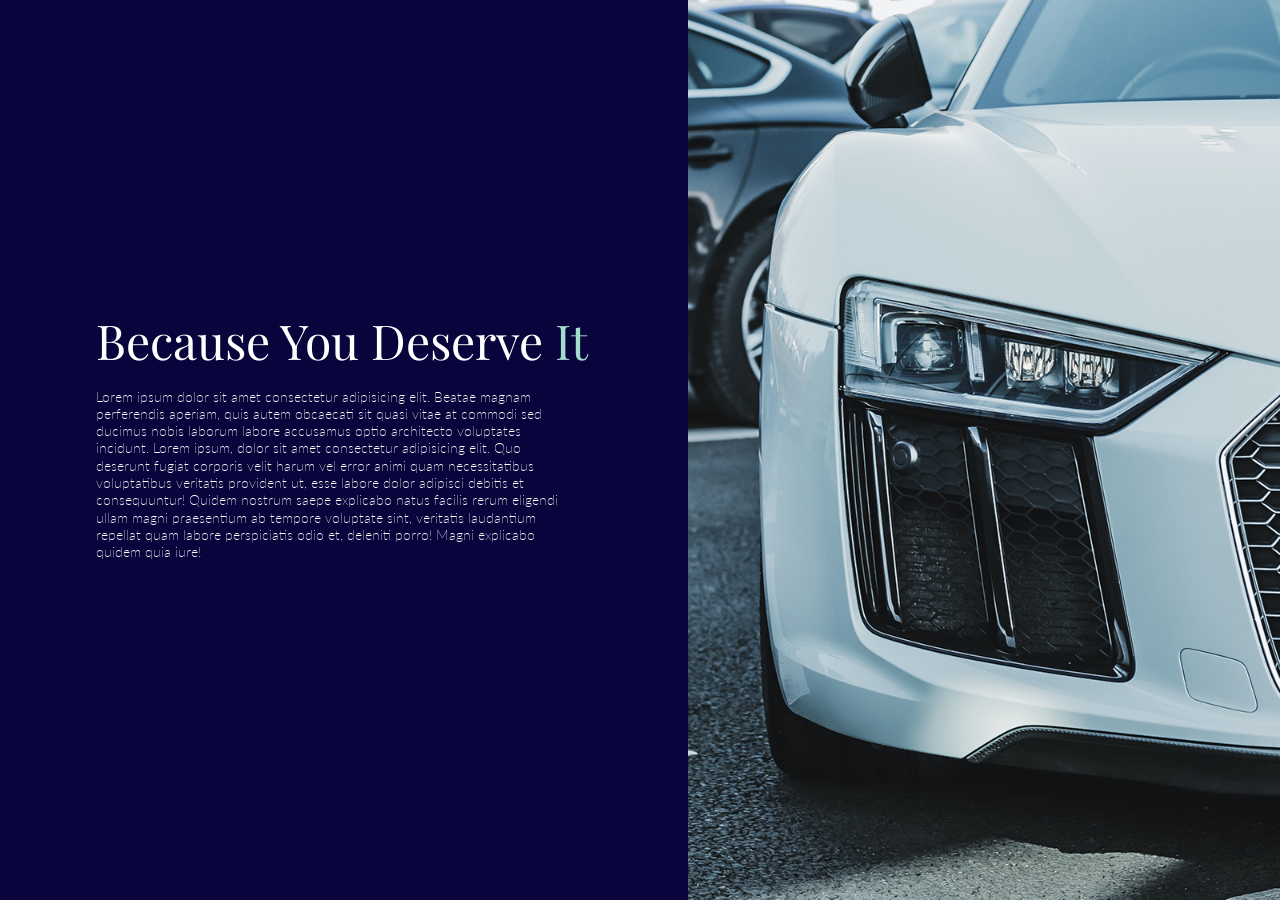
<file: about_second.html>
<!DOCTYPE html>
<html lang="en">
  <head>
    <meta charset="UTF-8" />
    <meta http-equiv="X-UA-Compatible" content="IE=edge" />
    <meta name="viewport" content="width=device-width, initial-scale=1.0" />
    <title>GoCar</title>
    <meta name="description" content="Rent cars online" />
    <meta name="keywords" content="cars, rent, online" />
    <meta name="author" content="Hamza Bouchikhi" />
    <link rel="stylesheet" href="css/style.css" />
  </head>
  <body>
    <section class="about2">
        <div>
          <img src="images/car2.jpg" alt="" />
        </div>
        <div class="container">
          <h2>Because You Deserve <span>It</span></h2>
          <p>
            Lorem ipsum dolor sit amet consectetur adipisicing elit. Beatae magnam
            perferendis aperiam, quis autem obcaecati sit quasi vitae at commodi
            sed ducimus nobis laborum labore accusamus optio architecto voluptates
            incidunt. Lorem ipsum, dolor sit amet consectetur adipisicing elit.
            Quo deserunt fugiat corporis velit harum vel error animi quam
            necessitatibus voluptatibus veritatis provident ut, esse labore dolor
            adipisci debitis et consequuntur! Quidem nostrum saepe explicabo natus
            facilis rerum eligendi ullam magni praesentium ab tempore voluptate
            sint, veritatis laudantium repellat quam labore perspiciatis odio et,
            deleniti porro! Magni explicabo quidem quia iure!
          </p>
        </div>
      </section>
  </body>
  </html>
</file>
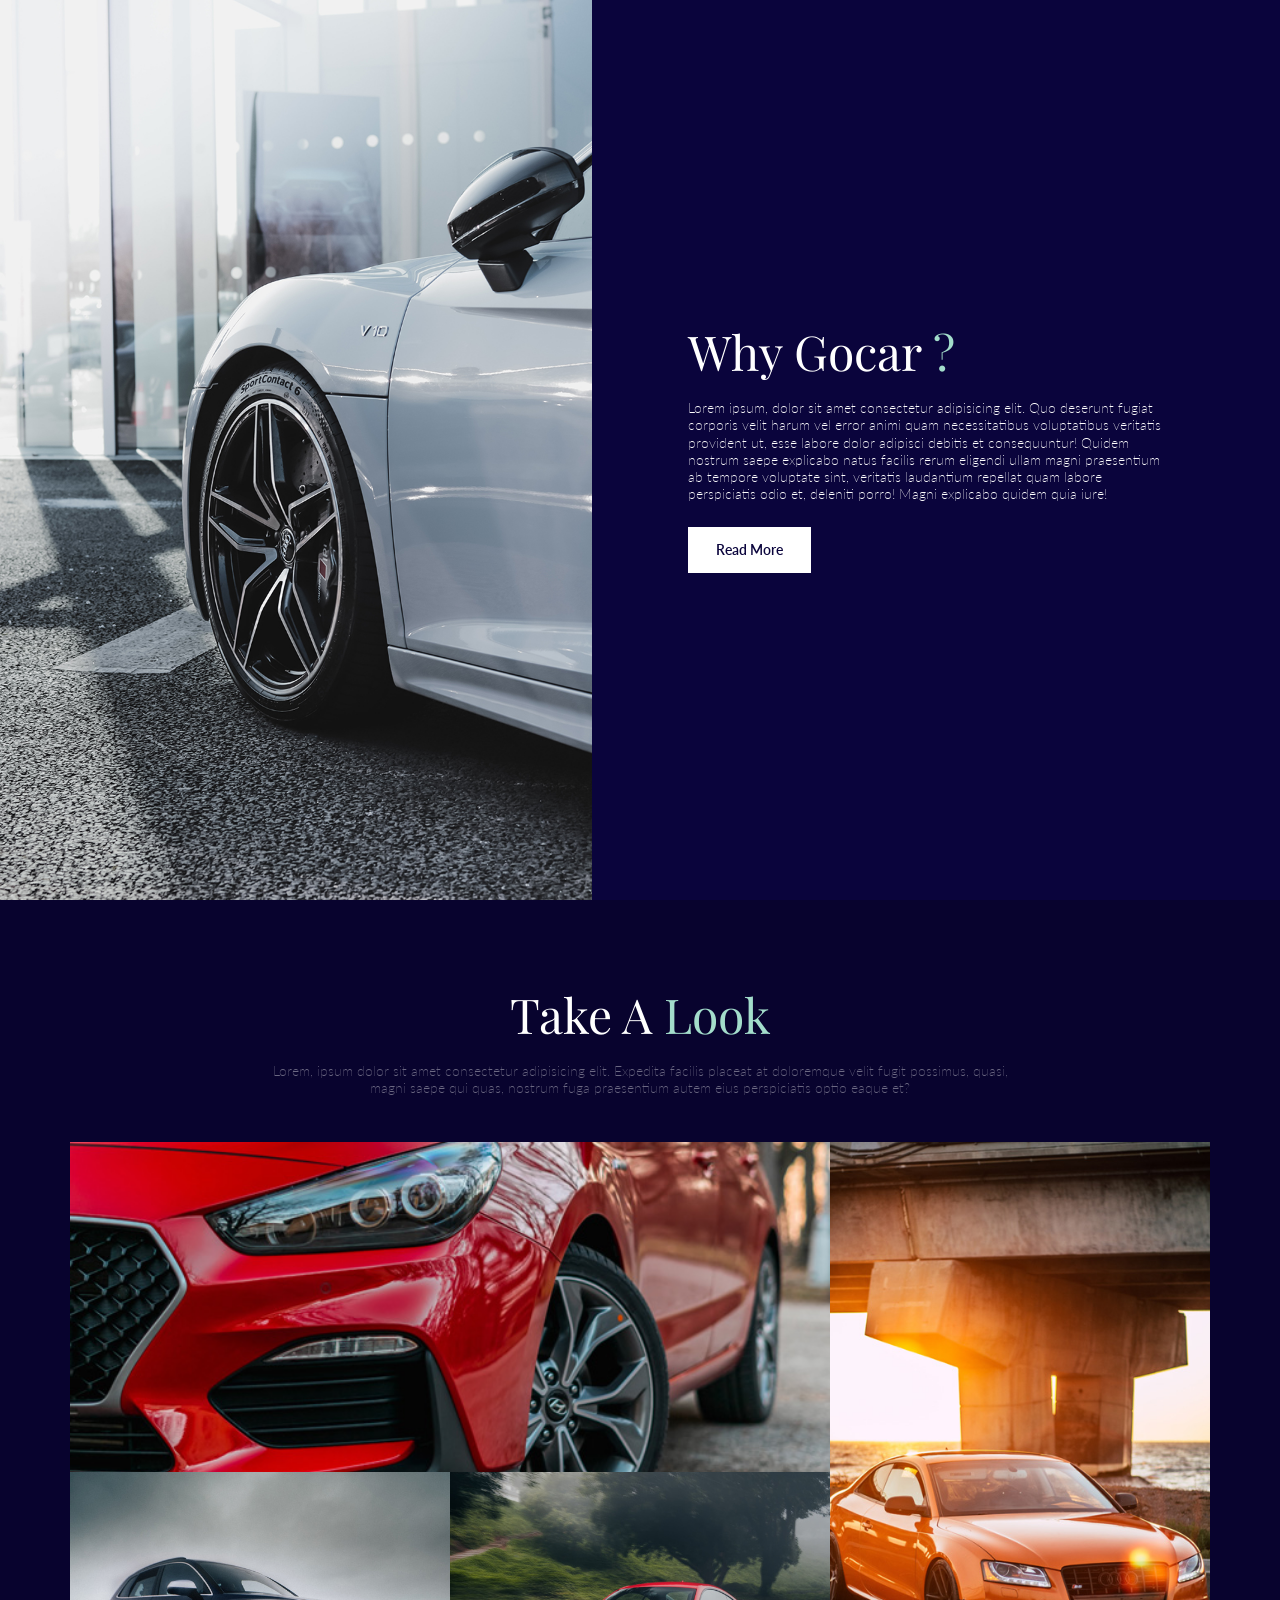
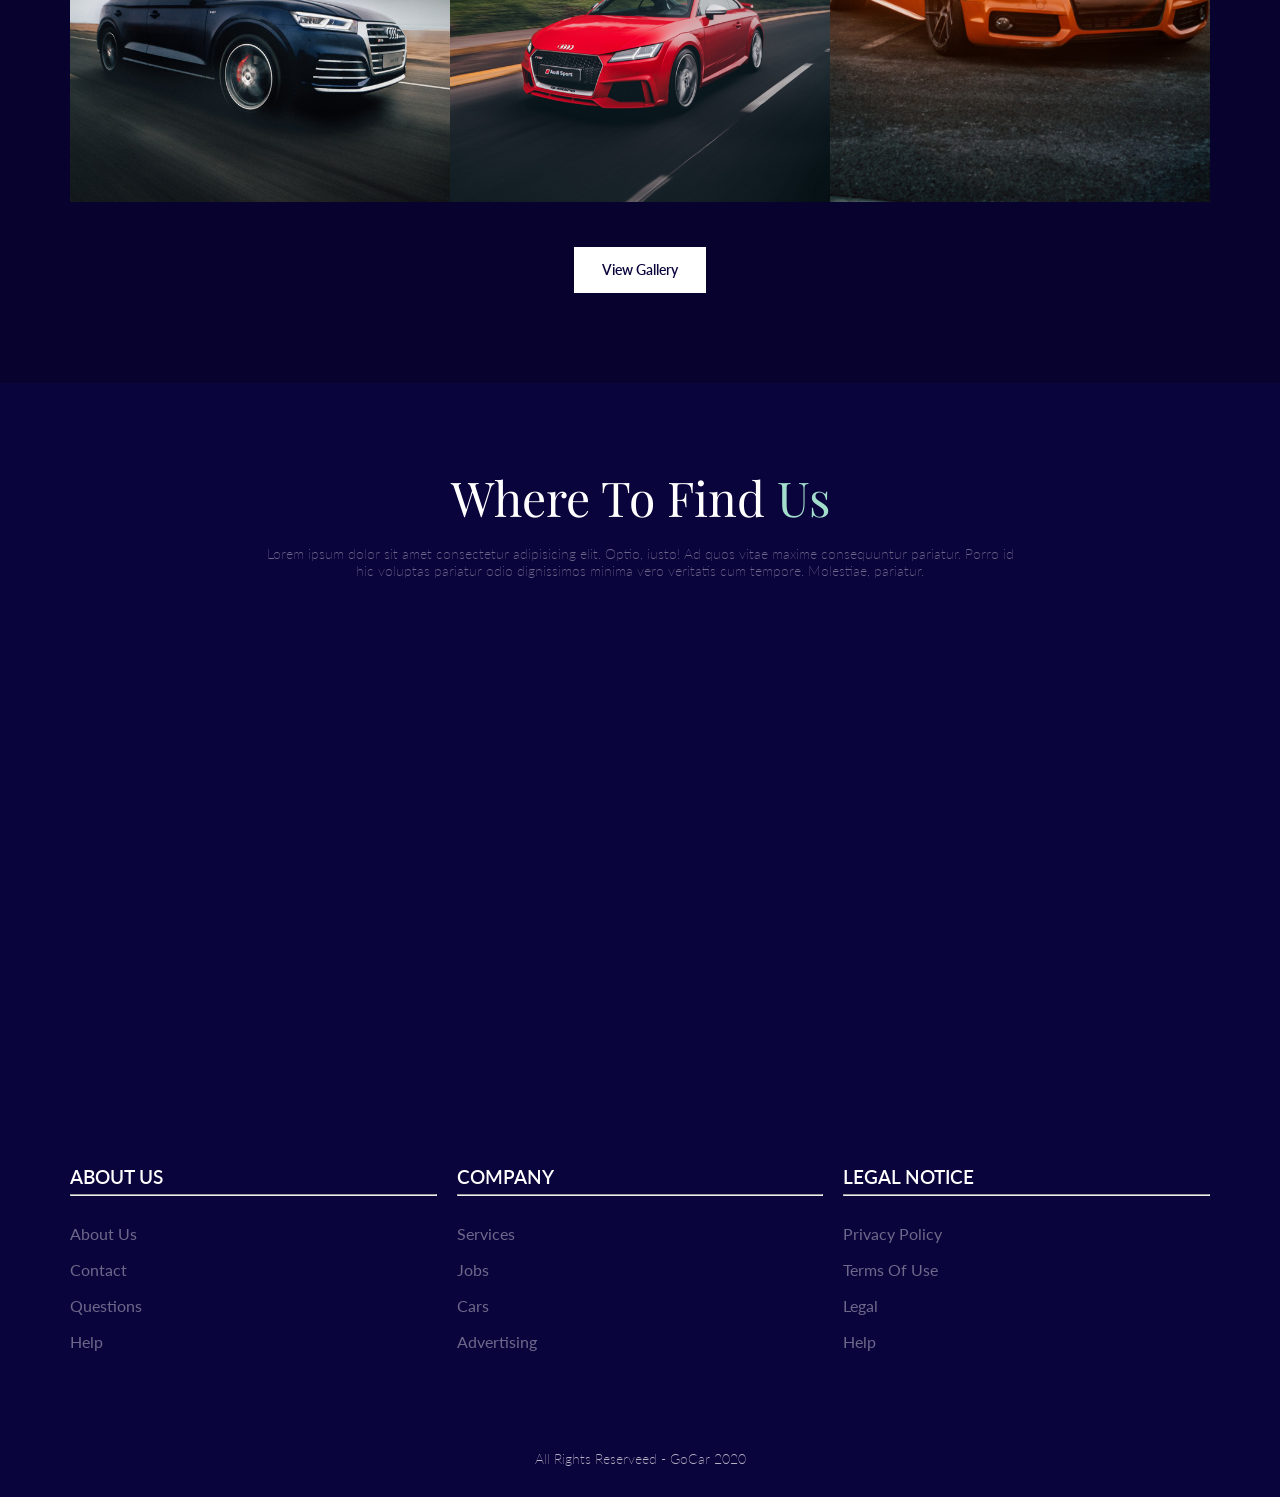
<file: about_us.html>
<!DOCTYPE html>
<html lang="en">
  <head>
    <meta charset="UTF-8" />
    <meta http-equiv="X-UA-Compatible" content="IE=edge" />
    <meta name="viewport" content="width=device-width, initial-scale=1.0" />
    <title>GoCar</title>
    <meta name="description" content="Rent cars online" />
    <meta name="keywords" content="cars, rent, online" />
    <meta name="author" content="Hamza Bouchikhi" />
    <link rel="stylesheet" href="css/style.css" />
  </head>
  <body>
    <section class="about">
      <div>
        <img src="images/car1.jpg" alt="" />
      </div>
      <div class="container">
        <h2>Why Gocar <span>?</span></h2>
        <p>
          Lorem ipsum, dolor sit amet consectetur adipisicing elit. Quo deserunt
          fugiat corporis velit harum vel error animi quam necessitatibus
          voluptatibus veritatis provident ut, esse labore dolor adipisci
          debitis et consequuntur! Quidem nostrum saepe explicabo natus facilis
          rerum eligendi ullam magni praesentium ab tempore voluptate sint,
          veritatis laudantium repellat quam labore perspiciatis odio et,
          deleniti porro! Magni explicabo quidem quia iure!
        </p>
        <a href="about_second.html" class="btn">read more</a>
      </div>
    </section>
      <section class="gallery">
        <h2>Take A <span>Look</span></h2>
        <p>
          Lorem, ipsum dolor sit amet consectetur adipisicing elit. Expedita
          facilis placeat at doloremque velit fugit possimus, quasi, magni saepe
          qui quas, nostrum fuga praesentium autem eius perspiciatis optio eaque
          et?
        </p>
        <div class="gallery-container container">
          <div class="gallery-item">
            <div class="gallery-overlay">
              <h3>Audi R8 <span>- The Limitless Car</span></h3>
            </div>
            <img src="images/car3.jpg" alt="Car" />
          </div>
          <div class="gallery-item">
            <div class="gallery-overlay">
              <h3>Audi R9 <span>- The Real Way</span></h3>
            </div>
            <img src="images/car4.jpg" alt="Car" />
          </div>
          <div class="gallery-item">
            <div class="gallery-overlay">
              <h3>Audi R11 <span>- A Car!</span></h3>
            </div>
            <img src="images/car5.jpg" alt="Car" />
          </div>
          <div class="gallery-item">
            <div class="gallery-overlay">
              <h3>Audi R7 <span>- Ultimate Experience</span></h3>
            </div>
            <img src="images/car6.jpg" alt="Car" />
          </div>
        </div>
        <a class="btn" href="gallery.html">View Gallery</a>
      </section>
      <section class="map">
        <h2>Where To Find <span>Us</span></h2>
        <p>
          Lorem ipsum dolor sit amet consectetur adipisicing elit. Optio, iusto!
          Ad quos vitae maxime consequuntur pariatur. Porro id hic voluptas
          pariatur odio dignissimos minima vero veritatis cum tempore. Molestiae,
          pariatur.
        </p>
        <iframe
          src="https://www.google.com/maps/embed?pb=!1m18!1m12!1m3!1d3261.374689306456!2d-2.936093823421452!3d35.17221267275588!2m3!1f0!2f0!3f0!3m2!1i1024!2i768!4f13.1!3m3!1m2!1s0xd77a7f64b5746df%3A0xe238780f83e6f56d!2sYoucode!5e0!3m2!1sen!2sma!4v1728479659780!5m2!1sen!2sma"
          width="600"
          height="450"
          frameborder="0"
          style="border: 0"
          allowfullscreen=""
          aria-hidden="false"
          tabindex="0"
        ></iframe>
      </section>
      <footer class="container">
        <div class="footer-inner">
          <div>
            <h4>About Us</h4>
            <hr />
            <ul class="footer-menu">
              <li><a href="#">About Us</a></li>
              <li><a href="#">Contact</a></li>
              <li><a href="#">Questions</a></li>
              <li><a href="#">Help</a></li>
            </ul>
          </div>
          <div>
            <h4>Company</h4>
            <hr />
            <ul class="footer-menu">
              <li><a href="#">Services</a></li>
              <li><a href="#">Jobs</a></li>
              <li><a href="#">Cars</a></li>
              <li><a href="#">Advertising</a></li>
            </ul>
          </div>
          <div>
            <h4>Legal Notice</h4>
            <hr />
            <ul class="footer-menu">
              <li><a href="#">Privacy Policy</a></li>
              <li><a href="#">Terms Of Use</a></li>
              <li><a href="#">Legal</a></li>
              <li><a href="#">Help</a></li>
            </ul>
          </div>
        </div>
        <p>All Rights Reserveed - GoCar 2020</p>
      </footer>
  </body>
  </html>
</file>
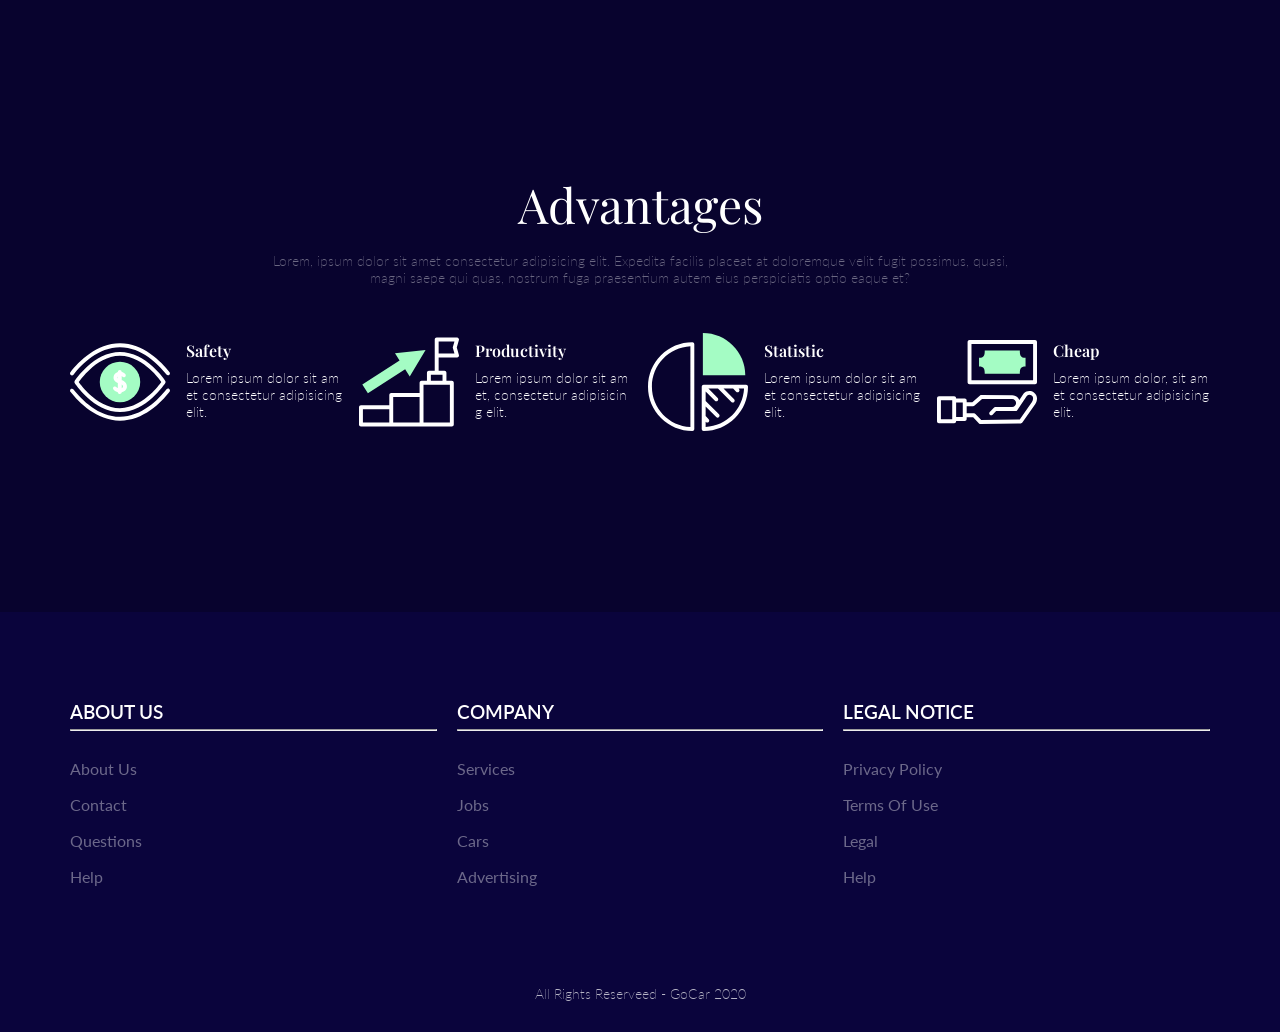
<file: benefits.html>
<!DOCTYPE html>
<html lang="en">
  <head>
    <meta charset="UTF-8" />
    <meta http-equiv="X-UA-Compatible" content="IE=edge" />
    <meta name="viewport" content="width=device-width, initial-scale=1.0" />
    <title>GoCar</title>
    <meta name="description" content="Rent cars online" />
    <meta name="keywords" content="cars, rent, online" />
    <meta name="author" content="Hamza Bouchikhi" />
    <link rel="stylesheet" href="css/style.css" />
  </head>
  <body>
    <section class="adv">
        <h2>Advantages</h2>
        <p>
          Lorem, ipsum dolor sit amet consectetur adipisicing elit. Expedita
          facilis placeat at doloremque velit fugit possimus, quasi, magni saepe
          qui quas, nostrum fuga praesentium autem eius perspiciatis optio eaque
          et?
        </p>
  
        <div>
          <div class="icon-container container">
            <div>
              <img src="images/icons/001-eye.svg" alt="eye icon" />
              <div>
                <h5>Safety</h5>
                <p>Lorem ipsum dolor sit amet consectetur adipisicing elit.</p>
              </div>
            </div>
            <div>
              <img src="images/icons/002-upstairs.svg" alt="upstairs icon" />
              <div>
                <h5>Productivity</h5>
                <p>Lorem ipsum dolor sit amet, consectetur adipisicing elit.</p>
              </div>
            </div>
            <div>
              <img src="images/icons/003-pie-chart.svg" alt="chart icon" />
              <div>
                <h5>Statistic</h5>
                <p>Lorem ipsum dolor sit amet consectetur adipisicing elit.</p>
              </div>
            </div>
            <div>
              <img src="images/icons/004-money.svg" alt="money icon" />
              <div>
                <h5>Cheap</h5>
                <p>Lorem ipsum dolor, sit amet consectetur adipisicing elit.</p>
              </div>
            </div>
          </div>
        </div>
      </section>
      <footer class="container">
        <div class="footer-inner">
          <div>
            <h4>About Us</h4>
            <hr />
            <ul class="footer-menu">
              <li><a href="#">About Us</a></li>
              <li><a href="#">Contact</a></li>
              <li><a href="#">Questions</a></li>
              <li><a href="#">Help</a></li>
            </ul>
          </div>
          <div>
            <h4>Company</h4>
            <hr />
            <ul class="footer-menu">
              <li><a href="#">Services</a></li>
              <li><a href="#">Jobs</a></li>
              <li><a href="#">Cars</a></li>
              <li><a href="#">Advertising</a></li>
            </ul>
          </div>
          <div>
            <h4>Legal Notice</h4>
            <hr />
            <ul class="footer-menu">
              <li><a href="#">Privacy Policy</a></li>
              <li><a href="#">Terms Of Use</a></li>
              <li><a href="#">Legal</a></li>
              <li><a href="#">Help</a></li>
            </ul>
          </div>
        </div>
        <p>All Rights Reserveed - GoCar 2020</p>
      </footer>
  </body>

  </html>
</file>
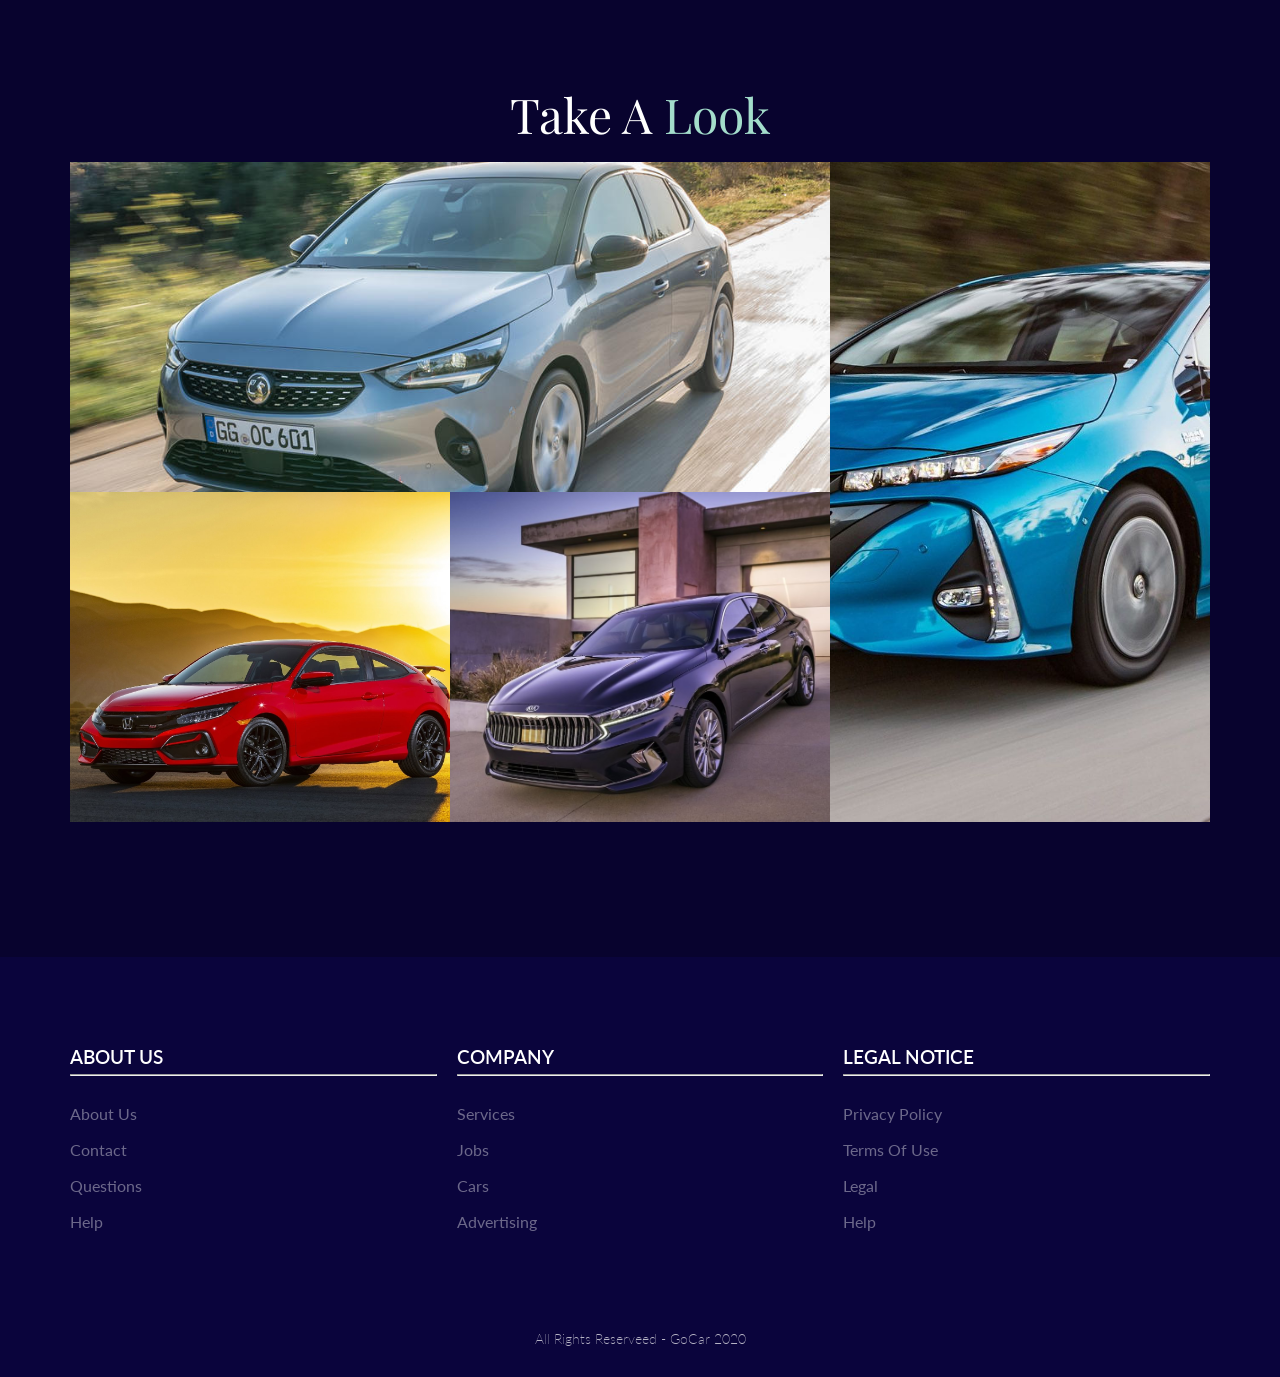
<file: gallery2.html>
<!DOCTYPE html>
<html lang="en">
  <head>
    <meta charset="UTF-8" />
    <meta http-equiv="X-UA-Compatible" content="IE=edge" />
    <meta name="viewport" content="width=device-width, initial-scale=1.0" />
    <title>GoCar</title>
    <meta name="description" content="Rent cars online" />
    <meta name="keywords" content="cars, rent, online" />
    <meta name="author" content="Hamza Bouchikhi" />
    <link rel="stylesheet" href="css/style.css" />
  </head>
  <body>
    <section class="gallery">
        <h2>Take A <span>Look</span></h2>
        <div class="gallery-container container">
        <div class="gallery-item">
            <div class="gallery-overlay">
            <h3>Audi R8 <span>- The Limitless Car</span></h3>
            </div>
            <img src="images/gallery/1-vauxhall-corsa-2020-fd-hero-front.jpg" alt="Car" />
        </div>
        <div class="gallery-item">
            <div class="gallery-overlay">
            <h3>Audi R9 <span>- The Real Way</span></h3>
            </div>
            <img src="images/gallery/2017-toyota-prius-prime-advanced-201-1599761815.jpg" alt="Car" />
        </div>
        <div class="gallery-item">
            <div class="gallery-overlay">
            <h3>Audi R11 <span>- A Car!</span></h3>
            </div>
            <img src="images/gallery/2020-Honda-Civic-Si-Coupe.jpg" alt="Car" />
        </div>
        <div class="gallery-item">
            <div class="gallery-overlay">
            <h3>Audi R7 <span>- Ultimate Experience</span></h3>
            </div>
            <img src="images/gallery/2020-Kia-Cadenza-1024x735.jpg" alt="Car" />
        </div>
        </div>
        <!-- <a class="btn" href="gallery3.html">View Gallery</a>  -->
    </section>
    <footer class="container">
        <div class="footer-inner">
          <div>
            <h4>About Us</h4>
            <hr />
            <ul class="footer-menu">
              <li><a href="#">About Us</a></li>
              <li><a href="#">Contact</a></li>
              <li><a href="#">Questions</a></li>
              <li><a href="#">Help</a></li>
            </ul>
          </div>
          <div>
            <h4>Company</h4>
            <hr />
            <ul class="footer-menu">
              <li><a href="#">Services</a></li>
              <li><a href="#">Jobs</a></li>
              <li><a href="#">Cars</a></li>
              <li><a href="#">Advertising</a></li>
            </ul>
          </div>
          <div>
            <h4>Legal Notice</h4>
            <hr />
            <ul class="footer-menu">
              <li><a href="#">Privacy Policy</a></li>
              <li><a href="#">Terms Of Use</a></li>
              <li><a href="#">Legal</a></li>
              <li><a href="#">Help</a></li>
            </ul>
          </div>
        </div>
        <p>All Rights Reserveed - GoCar 2020</p>
      </footer>
    </body>
</html>
</file>
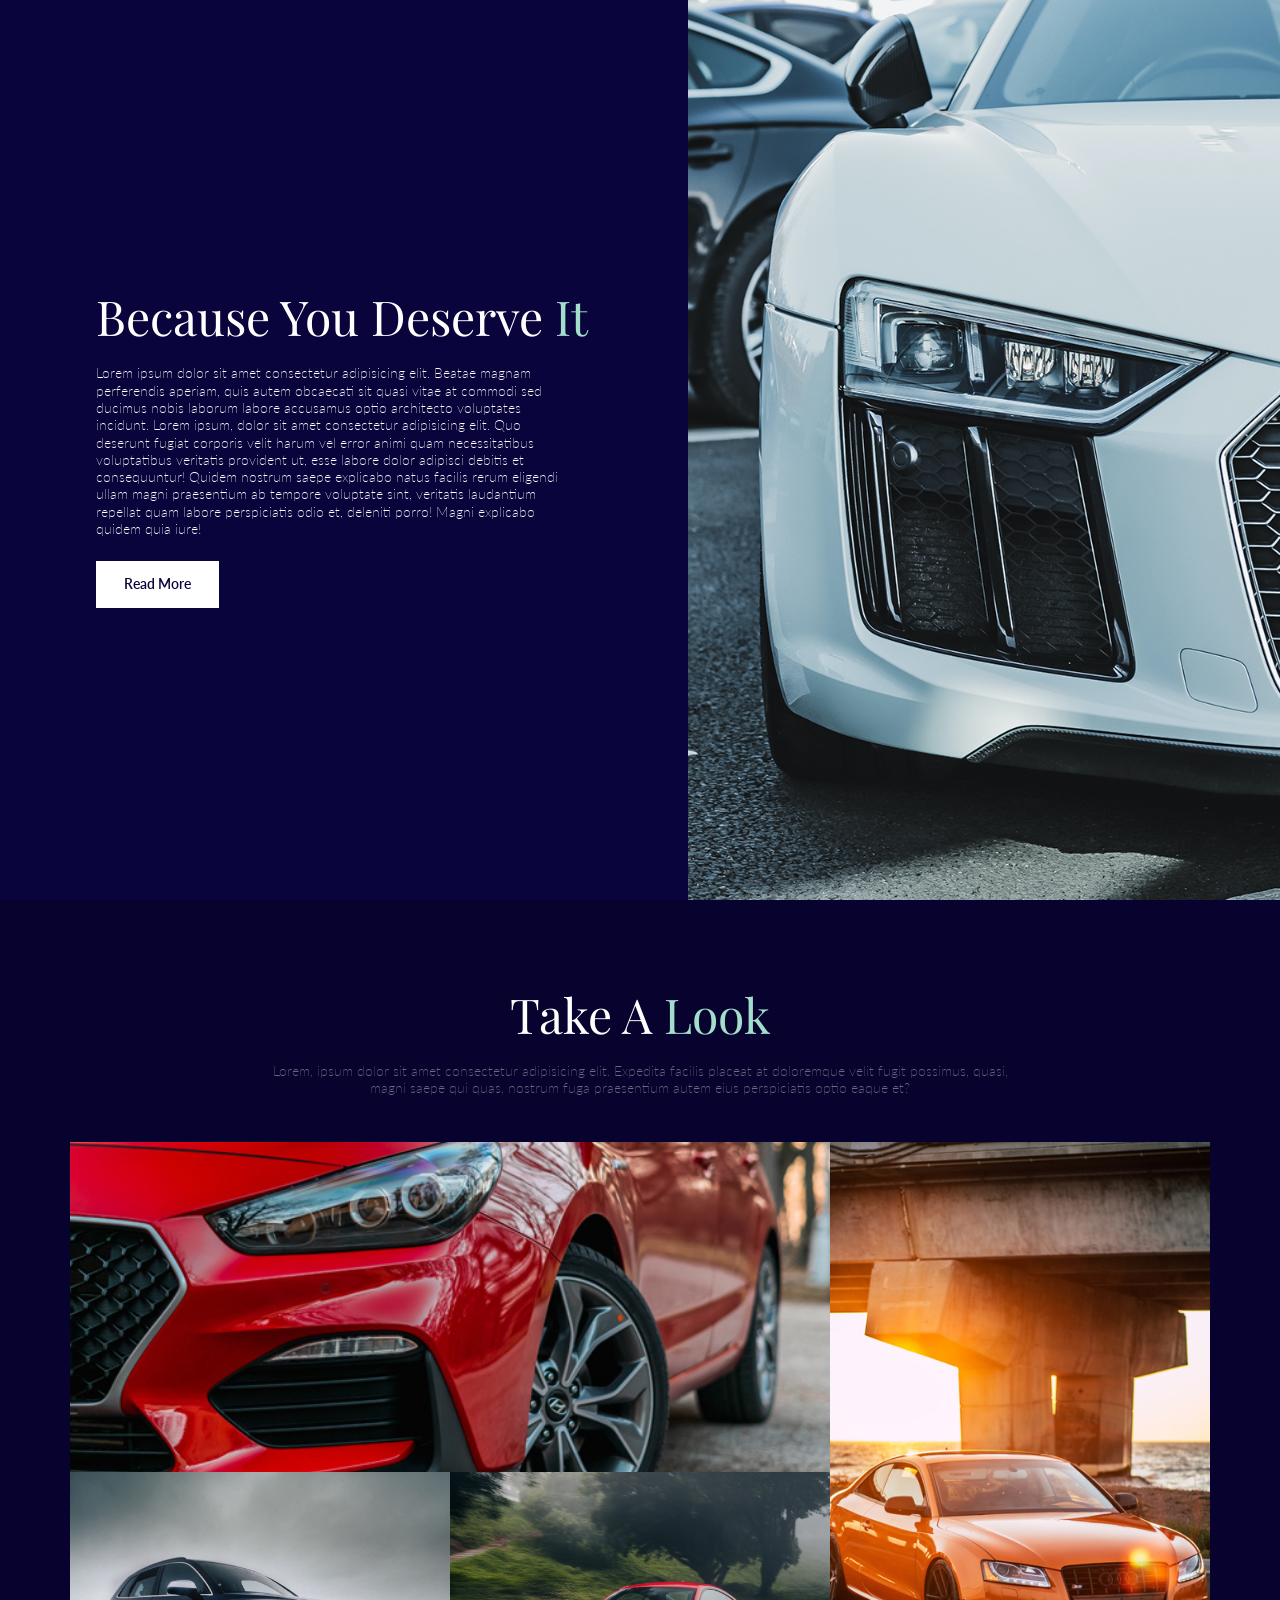
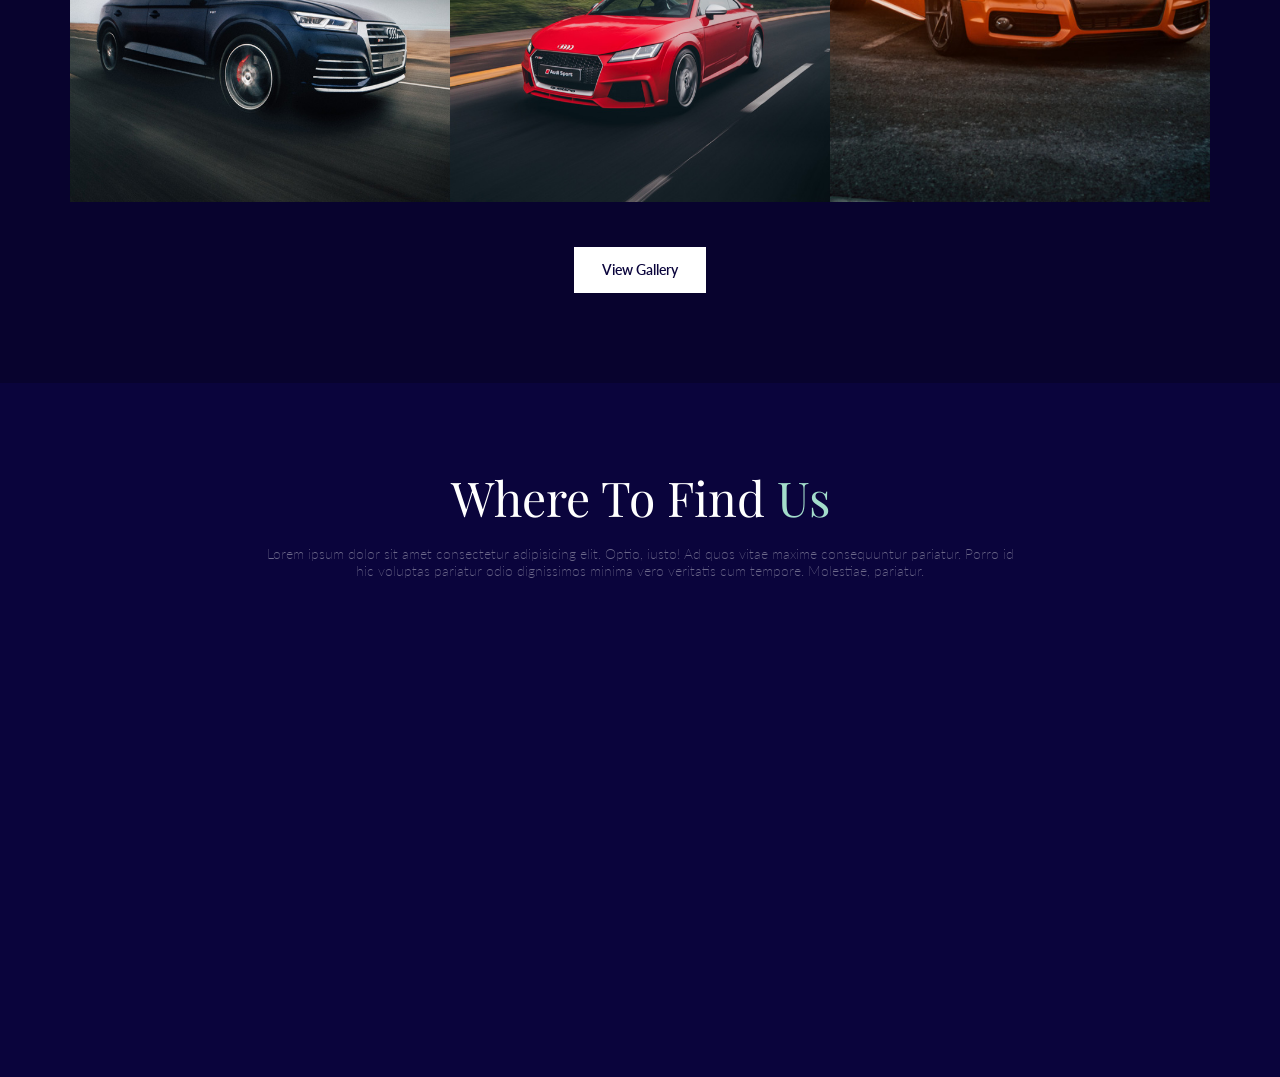
<file: html_code.html>
<!DOCTYPE html>
<html lang="en">
  <head>
    <meta charset="UTF-8" />
    <meta http-equiv="X-UA-Compatible" content="IE=edge" />
    <meta name="viewport" content="width=device-width, initial-scale=1.0" />
    <title>GoCar</title>
    <meta name="description" content="Rent cars online" />
    <meta name="keywords" content="cars, rent, online" />
    <meta name="author" content="Hamza Bouchikhi" />
    <link rel="stylesheet" href="css/style.css" />
  </head>
  <body>
    <section class="about2">
        <div>
          <img src="images/car2.jpg" alt="" />
        </div>
        <div class="container">
          <h2>Because You Deserve <span>It</span></h2>
          <p>
            Lorem ipsum dolor sit amet consectetur adipisicing elit. Beatae magnam
            perferendis aperiam, quis autem obcaecati sit quasi vitae at commodi
            sed ducimus nobis laborum labore accusamus optio architecto voluptates
            incidunt. Lorem ipsum, dolor sit amet consectetur adipisicing elit.
            Quo deserunt fugiat corporis velit harum vel error animi quam
            necessitatibus voluptatibus veritatis provident ut, esse labore dolor
            adipisci debitis et consequuntur! Quidem nostrum saepe explicabo natus
            facilis rerum eligendi ullam magni praesentium ab tempore voluptate
            sint, veritatis laudantium repellat quam labore perspiciatis odio et,
            deleniti porro! Magni explicabo quidem quia iure!
          </p>
          <a href="#" class="btn">read more</a>
        </div>
      </section>
      <section class="gallery">
        <h2>Take A <span>Look</span></h2>
        <p>
          Lorem, ipsum dolor sit amet consectetur adipisicing elit. Expedita
          facilis placeat at doloremque velit fugit possimus, quasi, magni saepe
          qui quas, nostrum fuga praesentium autem eius perspiciatis optio eaque
          et?
        </p>
        <div class="gallery-container container">
          <div class="gallery-item">
            <div class="gallery-overlay">
              <h3>Audi R8 <span>- The Limitless Car</span></h3>
            </div>
            <img src="images/car3.jpg" alt="Car" />
          </div>
          <div class="gallery-item">
            <div class="gallery-overlay">
              <h3>Audi R9 <span>- The Real Way</span></h3>
            </div>
            <img src="images/car4.jpg" alt="Car" />
          </div>
          <div class="gallery-item">
            <div class="gallery-overlay">
              <h3>Audi R11 <span>- A Car!</span></h3>
            </div>
            <img src="images/car5.jpg" alt="Car" />
          </div>
          <div class="gallery-item">
            <div class="gallery-overlay">
              <h3>Audi R7 <span>- Ultimate Experience</span></h3>
            </div>
            <img src="images/car6.jpg" alt="Car" />
          </div>
        </div>
        <a class="btn" href="gallery.html">View Gallery</a>
      </section>
      <section class="map">
        <h2>Where To Find <span>Us</span></h2>
        <p>
          Lorem ipsum dolor sit amet consectetur adipisicing elit. Optio, iusto!
          Ad quos vitae maxime consequuntur pariatur. Porro id hic voluptas
          pariatur odio dignissimos minima vero veritatis cum tempore. Molestiae,
          pariatur.
        </p>
        <iframe
          src="https://www.google.com/maps/embed?pb=!1m18!1m12!1m3!1d3261.374689306456!2d-2.936093823421452!3d35.17221267275588!2m3!1f0!2f0!3f0!3m2!1i1024!2i768!4f13.1!3m3!1m2!1s0xd77a7f64b5746df%3A0xe238780f83e6f56d!2sYoucode!5e0!3m2!1sen!2sma!4v1728479659780!5m2!1sen!2sma"
          width="600"
          height="450"
          frameborder="0"
          style="border: 0"
          allowfullscreen=""
          aria-hidden="false"
          tabindex="0"
        ></iframe>
      </section>
  </body>
  </html>
</file>
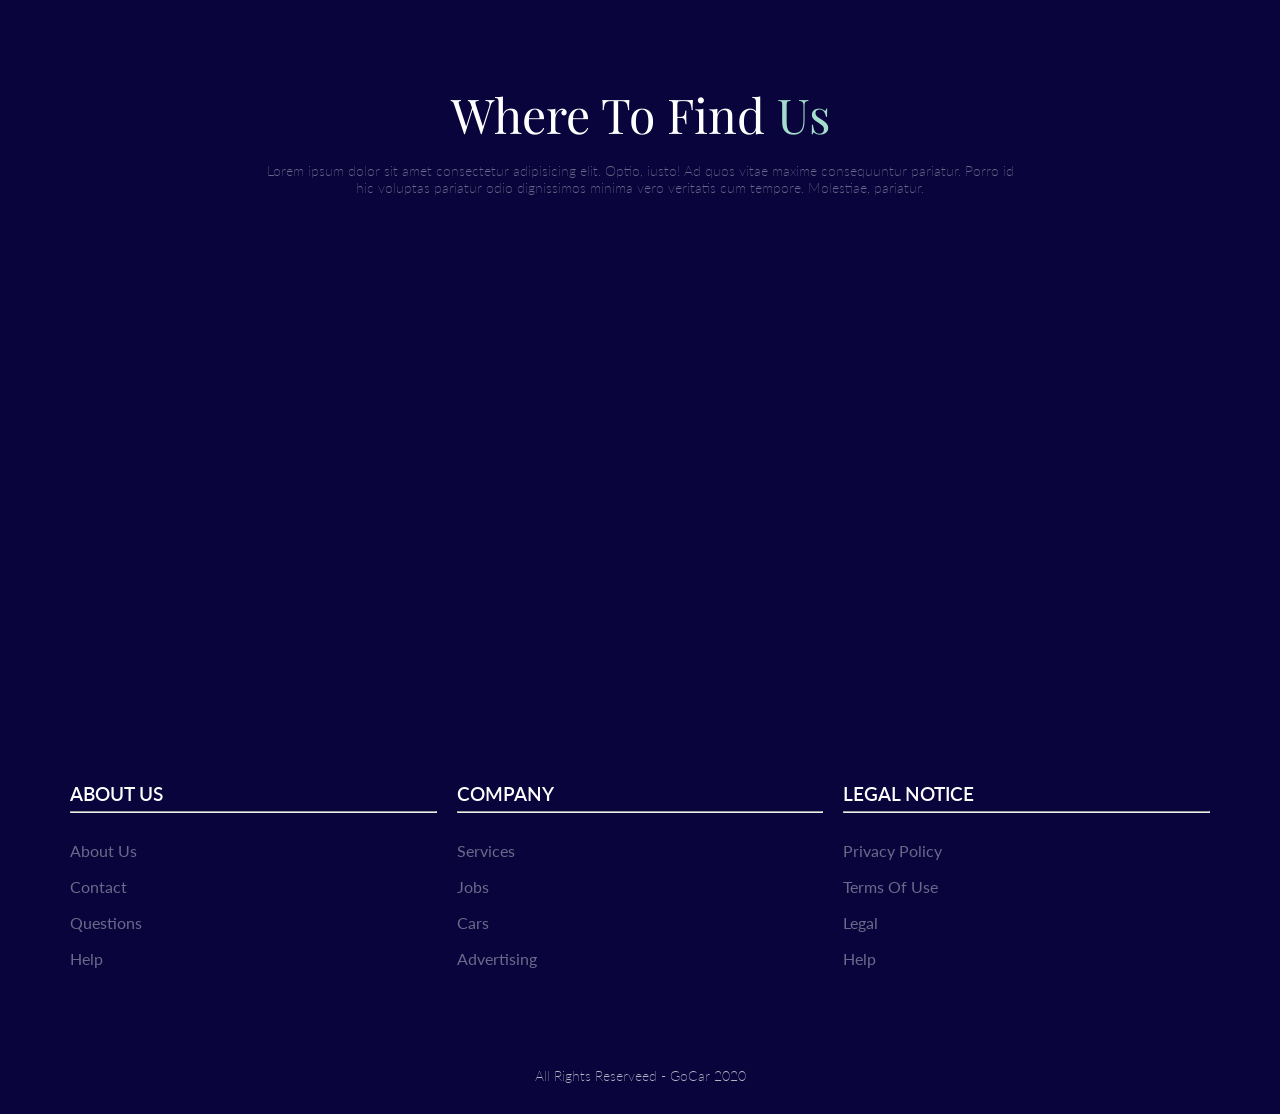
<file: map.html>
<!DOCTYPE html>
<html lang="en">
  <head>
    <meta charset="UTF-8" />
    <meta http-equiv="X-UA-Compatible" content="IE=edge" />
    <meta name="viewport" content="width=device-width, initial-scale=1.0" />
    <title>GoCar</title>
    <meta name="description" content="Rent cars online" />
    <meta name="keywords" content="cars, rent, online" />
    <meta name="author" content="Hamza Bouchikhi" />
    <link rel="stylesheet" href="css/style.css" />
  </head>
  <body>



<section class="map">
    <h2>Where To Find <span>Us</span></h2>
    <p>
      Lorem ipsum dolor sit amet consectetur adipisicing elit. Optio, iusto!
      Ad quos vitae maxime consequuntur pariatur. Porro id hic voluptas
      pariatur odio dignissimos minima vero veritatis cum tempore. Molestiae,
      pariatur.
    </p>
    <iframe
      src="https://www.google.com/maps/embed?pb=!1m18!1m12!1m3!1d3261.374689306456!2d-2.936093823421452!3d35.17221267275588!2m3!1f0!2f0!3f0!3m2!1i1024!2i768!4f13.1!3m3!1m2!1s0xd77a7f64b5746df%3A0xe238780f83e6f56d!2sYoucode!5e0!3m2!1sen!2sma!4v1728479659780!5m2!1sen!2sma"
      width="600"
      height="450"
      frameborder="0"
      style="border: 0"
      allowfullscreen=""
      aria-hidden="false"
      tabindex="0"
    ></iframe>
  </section>
  <footer class="container">
    <div class="footer-inner">
      <div>
        <h4>About Us</h4>
        <hr />
        <ul class="footer-menu">
          <li><a href="#">About Us</a></li>
          <li><a href="#">Contact</a></li>
          <li><a href="#">Questions</a></li>
          <li><a href="#">Help</a></li>
        </ul>
      </div>
      <div>
        <h4>Company</h4>
        <hr />
        <ul class="footer-menu">
          <li><a href="#">Services</a></li>
          <li><a href="#">Jobs</a></li>
          <li><a href="#">Cars</a></li>
          <li><a href="#">Advertising</a></li>
        </ul>
      </div>
      <div>
        <h4>Legal Notice</h4>
        <hr />
        <ul class="footer-menu">
          <li><a href="#">Privacy Policy</a></li>
          <li><a href="#">Terms Of Use</a></li>
          <li><a href="#">Legal</a></li>
          <li><a href="#">Help</a></li>
        </ul>
      </div>
    </div>
    <p>All Rights Reserveed - GoCar 2020</p>
  </footer>
  </body>
</html>
</file>
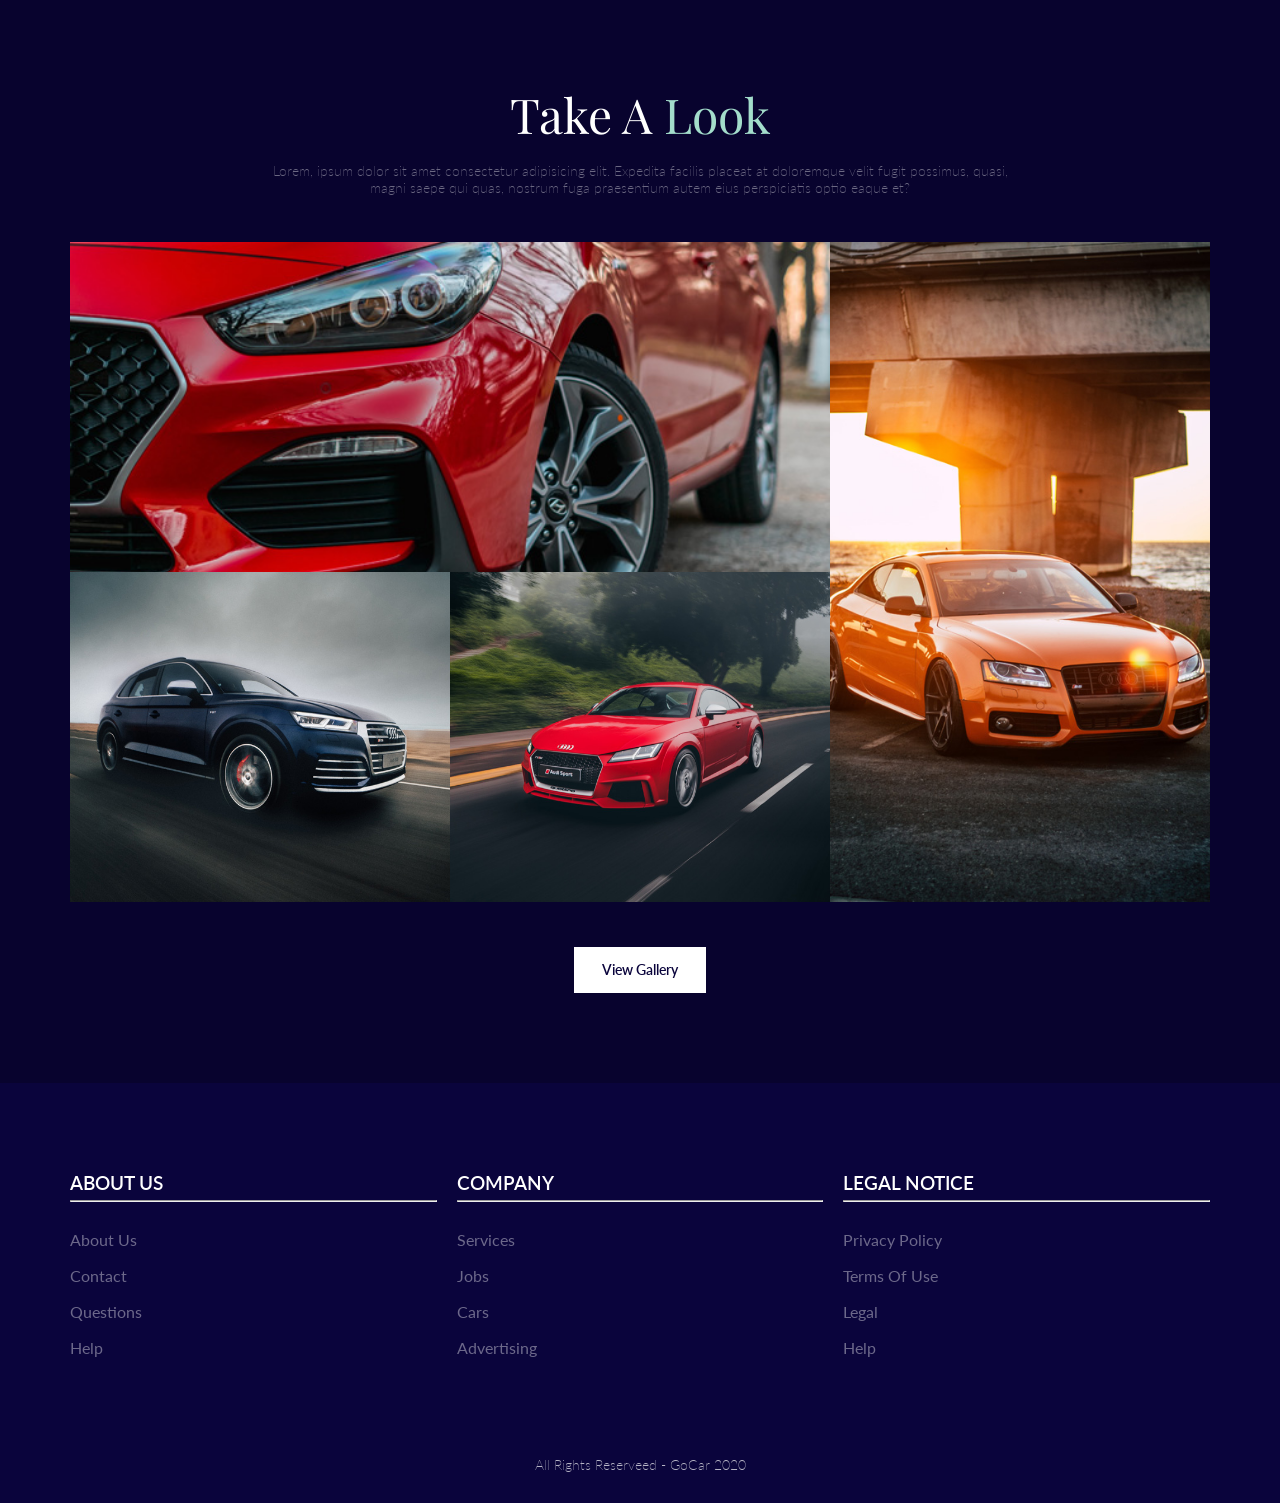
<file: portfolio.html>
<!DOCTYPE html>
<html lang="en">
  <head>
    <meta charset="UTF-8" />
    <meta http-equiv="X-UA-Compatible" content="IE=edge" />
    <meta name="viewport" content="width=device-width, initial-scale=1.0" />
    <title>GoCar</title>
    <meta name="description" content="Rent cars online" />
    <meta name="keywords" content="cars, rent, online" />
    <meta name="author" content="Hamza Bouchikhi" />
    <link rel="stylesheet" href="css/style.css" />
  </head>
  <body>
    <section class="gallery">
        <h2>Take A <span>Look</span></h2>
        <p>
          Lorem, ipsum dolor sit amet consectetur adipisicing elit. Expedita
          facilis placeat at doloremque velit fugit possimus, quasi, magni saepe
          qui quas, nostrum fuga praesentium autem eius perspiciatis optio eaque
          et?
        </p>
        <div class="gallery-container container">
          <div class="gallery-item">
            <div class="gallery-overlay">
              <h3>Audi R8 <span>- The Limitless Car</span></h3>
            </div>
            <img src="images/car3.jpg" alt="Car" />
          </div>
          <div class="gallery-item">
            <div class="gallery-overlay">
              <h3>Audi R9 <span>- The Real Way</span></h3>
            </div>
            <img src="images/car4.jpg" alt="Car" />
          </div>
          <div class="gallery-item">
            <div class="gallery-overlay">
              <h3>Audi R11 <span>- A Car!</span></h3>
            </div>
            <img src="images/car5.jpg" alt="Car" />
          </div>
          <div class="gallery-item">
            <div class="gallery-overlay">
              <h3>Audi R7 <span>- Ultimate Experience</span></h3>
            </div>
            <img src="images/car6.jpg" alt="Car" />
          </div>
        </div>
        <a class="btn" href="gallery2.html">View Gallery</a>
      </section>
      <footer class="container">
        <div class="footer-inner">
          <div>
            <h4>About Us</h4>
            <hr />
            <ul class="footer-menu">
              <li><a href="#">About Us</a></li>
              <li><a href="#">Contact</a></li>
              <li><a href="#">Questions</a></li>
              <li><a href="#">Help</a></li>
            </ul>
          </div>
          <div>
            <h4>Company</h4>
            <hr />
            <ul class="footer-menu">
              <li><a href="#">Services</a></li>
              <li><a href="#">Jobs</a></li>
              <li><a href="#">Cars</a></li>
              <li><a href="#">Advertising</a></li>
            </ul>
          </div>
          <div>
            <h4>Legal Notice</h4>
            <hr />
            <ul class="footer-menu">
              <li><a href="#">Privacy Policy</a></li>
              <li><a href="#">Terms Of Use</a></li>
              <li><a href="#">Legal</a></li>
              <li><a href="#">Help</a></li>
            </ul>
          </div>
        </div>
        <p>All Rights Reserveed - GoCar 2020</p>
      </footer>
  </body>

  </html>
</file>
<file: css/style.css>
@import url("https://fonts.googleapis.com/css2?family=Lato:wght@300;400;700;900&family=Playfair+Display:wght@400;500;700;800&display=swap");
html,
body,
div,
span,
applet,
object,
iframe,
h1,
h2,
h3,
h4,
h5,
h6,
p,
blockquote,
pre,
a,
abbr,
acronym,
address,
big,
cite,
code,
del,
dfn,
em,
img,
ins,
kbd,
q,
s,
samp,
small,
strike,
strong,
sub,
sup,
tt,
var,
b,
u,
i,
center,
dl,
dt,
dd,
ol,
ul,
li,
fieldset,
form,
label,
legend,
table,
caption,
tbody,
tfoot,
thead,
tr,
th,
td,
article,
aside,
canvas,
details,
embed,
figure,
figcaption,
footer,
header,
hgroup,
menu,
nav,
output,
ruby,
section,
summary,
time,
mark,
audio,
video {
  margin: 0;
  padding: 0;
  border: 0;
  font-size: 100%;
  font: inherit;
  vertical-align: baseline;
}

/* HTML5 display-role reset for older browsers */
article,
aside,
details,
figcaption,
figure,
footer,
header,
hgroup,
menu,
nav,
section {
  display: block;
}

body {
  font-family: "Lato", sans-serif;
  -webkit-box-sizing: border-box;
          box-sizing: border-box;
  line-height: 1;
  background: #0a043c;
}

ol,
ul {
  list-style: none;
}

blockquote,
q {
  quotes: none;
}

blockquote:before,
blockquote:after,
q:before,
q:after {
  content: "";
  content: none;
}

table {
  border-collapse: collapse;
  border-spacing: 0;
}

a {
  text-decoration: none;
  color: #fff;
}

img {
  max-width: 100%;
}

.container {
  max-width: 1140px;
  margin: 0 auto;
}

.btn {
  background: #fff;
  color: #0a043c;
  padding: 16px 28px;
  text-transform: capitalize;
  display: inline-block;
  font-size: 0.9rem;
  -webkit-transition: 200ms;
  transition: 200ms;
  font-weight: 600;
}

.btn:hover {
  background: #a3ddcb;
}

.header {
  z-index: 1;
  position: absolute;
  width: 100%;
  padding: 30px 0;
}

.header .navbar {
  display: -webkit-box;
  display: -ms-flexbox;
  display: flex;
  width: 100%;
  -webkit-box-pack: justify;
      -ms-flex-pack: justify;
          justify-content: space-between;
  -webkit-box-align: center;
      -ms-flex-align: center;
          align-items: center;
}

.header .navbar img {
  width: 220px;
}

.header .navbar ul {
  display: -webkit-box;
  display: -ms-flexbox;
  display: flex;
}

.header .navbar ul li {
  padding: 15px;
  text-transform: uppercase;
  letter-spacing: 1.1;
}

.header .navbar ul li a {
  -webkit-transition: 300ms;
  transition: 300ms;
}

.header .navbar ul li:hover a {
  opacity: 0.8;
}

section.hero {
  height: 100vh;
  background: #0a043c;
  position: relative;
}

section.hero video {
  position: absolute;
  right: 0;
  bottom: 0;
  min-width: 100%;
  min-height: 100%;
  opacity: 0.4;
}

section.hero .content {
  position: absolute;
  color: #fff;
  bottom: 90px;
}

section.hero .content h1 {
  font-family: "Playfair Display", serif;
  font-size: 4rem;
  margin-bottom: 10px;
  font-weight: 600;
}

section.hero .content p {
  font-weight: 200;
  font-size: 0.9rem;
  line-height: 1.2;
  color: #fff;
  width: 50%;
}

section.about,
section.about2 {
  display: -webkit-box;
  display: -ms-flexbox;
  display: flex;
  -webkit-box-align: center;
      -ms-flex-align: center;
          align-items: center;
  height: 100vh;
  overflow: hidden;
}

section.about div,
section.about2 div {
  width: 50%;
}

section.about div:first-child,
section.about2 div:first-child {
  margin-right: 6rem;
  height: 100%;
}

section.about div img,
section.about2 div img {
  width: 100%;
  height: 100%;
  -o-object-fit: cover;
     object-fit: cover;
}

section.about div h2,
section.about2 div h2 {
  color: #fff;
  font-family: "Playfair Display", serif;
  font-size: 3rem;
  margin-bottom: 1.5rem;
}

section.about div p,
section.about2 div p {
  font-weight: 200;
  font-size: 0.9rem;
  line-height: 1.2;
  color: #fff;
  width: 80%;
  margin-bottom: 1.5rem;
}

section.about div span,
section.about2 div span {
  color: #a3ddcb;
}

section.adv {
  background: #08032e;
  padding-top: 180px;
  padding-bottom: 180px;
  color: white;
  text-align: center;
}

section.adv h2 {
  color: #fff;
  font-family: "Playfair Display", serif;
  font-size: 3rem;
  margin-bottom: 1.5rem;
}

section.adv > p {
  font-weight: 200;
  font-size: 0.9rem;
  line-height: 1.2;
  color: #fff;
  width: 60%;
  margin: 0 auto;
  margin-bottom: 45px;
  opacity: 0.4;
}

section.adv .icon-container {
  width: 100%;
  display: -ms-grid;
  display: grid;
  -ms-grid-columns: (1fr)[4];
      grid-template-columns: repeat(4, 1fr);
  justify-items: center;
  grid-gap: 1rem;
}

section.adv .icon-container > div {
  -webkit-box-flex: 1;
      -ms-flex: 1;
          flex: 1;
  text-align: left;
  display: -webkit-box;
  display: -ms-flexbox;
  display: flex;
  -webkit-box-align: center;
      -ms-flex-align: center;
          align-items: center;
}

section.adv .icon-container > div img {
  width: 100px;
  margin-right: 1rem;
}

section.adv .icon-container > div div h5 {
  font-family: "Playfair Display", serif;
  font-weight: 600;
  margin-bottom: 10px;
}

section.adv .icon-container > div div p {
  font-weight: 200;
  font-size: 0.9rem;
  line-height: 1.2;
  color: #fff;
  word-break: break-all;
}

section.about2 div:first-child {
  margin-right: 0;
  margin-left: 0;
  -webkit-box-ordinal-group: 3;
      -ms-flex-order: 2;
          order: 2;
}

section.about2 div {
  margin-left: 6rem;
}

section.gallery {
  background: #08032e;
  text-align: center;
  padding: 90px 0;
}

section.gallery h2 {
  color: #fff;
  font-family: "Playfair Display", serif;
  font-size: 3rem;
  margin-bottom: 1.5rem;
}

section.gallery h2 span {
  color: #a3ddcb;
}

section.gallery p {
  font-weight: 200;
  font-size: 0.9rem;
  line-height: 1.2;
  color: #fff;
  width: 60%;
  margin: 0 auto;
  margin-bottom: 45px;
  opacity: 0.4;
}

.gallery-container {
  display: -ms-grid;
  display: grid;
  -ms-grid-columns: (1fr)[3];
      grid-template-columns: repeat(3, 1fr);
  -ms-grid-rows: (330px)[2];
      grid-template-rows: repeat(2, 330px);
  margin-bottom: 45px;
}

.gallery-container .gallery-item {
  overflow: hidden;
  position: relative;
}

.gallery-container .gallery-item:hover .gallery-overlay {
  -webkit-transform: translateY(0px);
          transform: translateY(0px);
}

.gallery-container .gallery-item:hover img {
  -webkit-transform: scale(1.1);
          transform: scale(1.1);
}

.gallery-container .gallery-item .gallery-overlay {
  -webkit-transition: 400ms;
  transition: 400ms;
  -webkit-transform: translateY(680px);
          transform: translateY(680px);
  -webkit-transition-timing-function: cubic-bezier(0.95, -0.03, 0, 0.96);
          transition-timing-function: cubic-bezier(0.95, -0.03, 0, 0.96);
  z-index: 1;
  position: absolute;
  width: 100%;
  height: 100%;
  background: rgba(0, 0, 0, 0.65);
  display: -webkit-box;
  display: -ms-flexbox;
  display: flex;
  -webkit-box-align: end;
      -ms-flex-align: end;
          align-items: flex-end;
}

.gallery-container .gallery-item .gallery-overlay h3 {
  color: white;
  margin: 40px;
  color: #fff;
  font-family: "Playfair Display", serif;
  font-size: 3rem;
  margin-bottom: 1.5rem;
  font-size: 2rem;
}

.gallery-container .gallery-item .gallery-overlay h3 span {
  font-size: 1rem;
  opacity: 0.7;
  font-style: italic;
}

.gallery-container .gallery-item img {
  height: 100%;
  width: 100%;
  -o-object-fit: cover;
     object-fit: cover;
  -webkit-transition: 300ms;
  transition: 300ms;
}

.gallery-container :nth-child(1) {
  -ms-grid-column: 1;
  -ms-grid-column-span: 2;
  grid-column: 1 / span 2;
}

.gallery-container :nth-child(2) {
  -ms-grid-column: 3;
  grid-column: 3;
  -ms-grid-row: 1;
  -ms-grid-row-span: 2;
  grid-row: 1 / span 2;
}

section.map {
  text-align: center;
  padding: 90px 0 0 0;
}

section.map p {
  font-weight: 200;
  font-size: 0.9rem;
  line-height: 1.2;
  color: #fff;
  width: 60%;
  margin: 0 auto;
  margin-bottom: 45px;
  opacity: 0.4;
}

section.map h2 {
  color: #fff;
  font-family: "Playfair Display", serif;
  font-size: 3rem;
  margin-bottom: 1.5rem;
}

section.map h2 span {
  color: #a3ddcb;
}

section.map iframe {
  width: 100%;
}

footer .footer-inner {
  display: -webkit-box;
  display: -ms-flexbox;
  display: flex;
  -webkit-box-pack: justify;
      -ms-flex-pack: justify;
          justify-content: space-between;
  padding: 90px 0;
}

footer .footer-inner h4 {
  font-weight: 600;
  font-size: 1.2rem;
  color: white;
  text-transform: uppercase;
}

footer .footer-inner hr {
  background: #fff;
}

footer .footer-inner div {
  -webkit-box-flex: 33.33333%;
      -ms-flex: 33.33333%;
          flex: 33.33333%;
  margin-right: 20px;
}

footer .footer-inner div:last-child {
  margin-right: 0;
}

footer .footer-inner ul {
  margin-top: 20px;
}

footer .footer-inner ul li {
  padding: 10px 0;
}

footer .footer-inner ul a {
  color: rgba(255, 255, 255, 0.4);
}

footer .footer-inner ul a:hover {
  color: rgba(255, 255, 255, 0.2);
}

footer p {
  font-weight: 200;
  font-size: 0.9rem;
  line-height: 1.2;
  color: #fff;
  text-align: center;
  opacity: 0.7;
  margin-bottom: 30px;
}

header nav .ham {
  display: none;
  position: fixed;
  top: 40px;
  right: 80px;
  z-index: 100;
  width: 36px;
  height: 36px;
  border: none;
  cursor: pointer;
  background-color: transparent;
  /* right: 0; */
  background-image: url(/images/menu.svg);
  background-size: 100%;
}

header nav .showClose {
  background-image: url("/images/close.svg");
}

header nav .ham_menu {
  position: fixed;
  top: 0;
  left: 0;
  background: black;
  width: 100vw;
  height: 100vh;
  overflow: hidden;
  color: white;
  -webkit-transform: translateY(-100%);
          transform: translateY(-100%);
  -webkit-transition: -webkit-transform 0.4s ease-in-out;
  transition: -webkit-transform 0.4s ease-in-out;
  transition: transform 0.4s ease-in-out;
  transition: transform 0.4s ease-in-out, -webkit-transform 0.4s ease-in-out;
  -webkit-box-orient: vertical;
  -webkit-box-direction: normal;
      -ms-flex-direction: column;
          flex-direction: column;
  -webkit-box-align: center;
      -ms-flex-align: center;
          align-items: center;
}

header nav .showNav {
  /* show the menu */
  -webkit-transform: translateY(0);
          transform: translateY(0);
}

header nav .showClose {
  background-image: url("/images/close.svg");
}

/*--------------------------------------------------------------------- File Name: responsive.css ---------------------------------------------------------------------*/
/*------------------------------------------------------------------- 991px x 768px ---------------------------------------------------------------------*/
@media only screen and (min-width: 768px) and (max-width: 991px) {
  .container {
    max-width: 720px;
  }
  section.adv .icon-container {
    -ms-grid-columns: (1fr)[2];
        grid-template-columns: repeat(2, 1fr);
  }
}

/*------------------------------------------------------------------- 767px x 599px ---------------------------------------------------------------------*/
@media only screen and (min-width: 599px) and (max-width: 767px) {
  .container {
    max-width: 540px;
  }
  section.adv .icon-container {
    -ms-grid-columns: (1fr)[2];
        grid-template-columns: repeat(2, 1fr);
  }
  .header .navbar > ul {
    display: none;
  }
  header nav .ham {
    right: 60px;
    display: block;
    outline: none;
  }
  .header .navbar ul li {
    padding: 15px;
    text-transform: uppercase;
    letter-spacing: 1.1;
    margin-bottom: 20px;
  }
  .ham_menu {
    font-size: 1.5rem;
    padding-top: 90px;
  }
  .gallery-container :nth-child(1) {
    grid-column: 1 / span3;
  }
  .gallery-container :nth-child(2) {
    grid-column: unset;
    grid-row: unset;
  }
}

/*------------------------------------------------------------------- 599px x 280px ---------------------------------------------------------------------*/
@media only screen and (min-width: 280px) and (max-width: 599px) {
  .container {
    max-width: 320px;
  }
  section.about {
    margin-bottom: 20px;
  }
  section.about .container a {
    display: inline;
  }
  section.about2 {
    padding-bottom: 50px;
  }
  section.adv .icon-container {
    -ms-grid-columns: 1fr;
        grid-template-columns: 1fr;
  }
  .header .navbar > ul {
    display: none;
  }
  header nav .ham {
    right: 40px;
    display: block;
    outline: none;
  }
  .header .navbar ul li {
    padding: 15px;
    text-transform: uppercase;
    letter-spacing: 1.1;
    margin-bottom: 20px;
  }
  .ham_menu {
    font-size: 1.5rem;
    padding-top: 90px;
  }
  section.hero {
    padding-left: 30px;
  }
  section.adv {
    padding-top: 60px;
    padding-bottom: 60px;
  }
  section.about,
  section.about2 {
    -webkit-box-orient: vertical;
    -webkit-box-direction: normal;
        -ms-flex-direction: column;
            flex-direction: column;
  }
  section.about div.container,
  section.about2 div.container {
    text-align: center;
    margin: 0 auto;
    margin-top: 40px;
  }
  section.about div.container p,
  section.about2 div.container p {
    width: 100%;
  }
  section.about2 div.container {
    margin-bottom: 40px;
  }
  section.about div:first-child,
  section.about2 div:first-child {
    margin-right: 0;
    height: 50%;
    width: 100%;
  }
  section.about div,
  section.about2 div {
    width: 100%;
  }
  section.about .container {
    margin-left: 20px;
    /* margin: 30px; */
    margin-top: 40px;
    margin-bottom: 40px;
  }
  .gallery-container {
    -ms-grid-columns: 1fr;
        grid-template-columns: 1fr;
  }
  .gallery-container :nth-child(1) {
    grid-column: unset;
  }
  .gallery-container :nth-child(2) {
    grid-column: unset;
    grid-row: unset;
  }
  footer .footer-inner {
    display: none;
  }
  footer p {
    padding-top: 30px;
  }
}


@media only screen and (min-width: 768px) and (max-width: 991px) {
  .container {
    max-width: 720px;
  }
  section.adv .icon-container {
    -ms-grid-columns: (1fr)[2];
        grid-template-columns: repeat(2, 1fr);
  }
.header .navbar li a{
font-size: 80%;
}
.header .navbar img {
  width: 120px;
  /*ajout pour image appraitre bien*/
  margin-top: 10px;
  
}
.header .navbar ul li {
  padding: 10px;
  text-transform: uppercase;
  letter-spacing: 0.1;
  color: whitesmoke;
}
section.about div img {
  width: 66%;
  height: 100%;
  -o-object-fit: cover;
     object-fit: cover;
}
    }

/*------------------------------------------------------------------- 767px x 599px ---------------------------------------------------------------------*/
@media only screen and (min-width: 599px) and (max-width: 767px) {
  .container {
    max-width: 540px;
  }
  section.adv .icon-container {
    -ms-grid-columns: (1fr)[2];
        grid-template-columns: repeat(2, 1fr);
  }
 
  header nav .ham {
    right: 60px;
    display: block;
    outline: none;
  }
  .header .navbar ul li {
    padding: 15px;
    text-transform: uppercase;
    letter-spacing: 1.1;
    margin-bottom: 20px;
  }
  .ham_menu {
    font-size: 1.5rem;
    padding-top: 90px;
  }
  .gallery-container :nth-child(1) {
    grid-column: 1 / span3;
  }
  .gallery-container :nth-child(2) {
    grid-column: unset;
    grid-row: unset;
  }
  .header .navbar li a{
font-size: 80%;
}
.header .navbar img {
  width: 120px;
  /*ajout pour image appraitre bien*/
  margin-top: 10px;
  
}
.header .navbar ul li {
  padding: 10px;
  text-transform: uppercase;
  letter-spacing: 0.1;
  color: whitesmoke;
}

.header .navbar li a{
  font-size: 10px;
  }
  .header .navbar img {
    width: 70px;
    /*ajout pour image appraitre bien*/
    margin-top: 10px;
    
  }
  section.about div img {
    width: 54%;
    height: 100%;
    -o-object-fit: cover;
       object-fit: cover;
  }
}

/*------------------------------------------------------------------- 599px x 280px ---------------------------------------------------------------------*/
@media only screen and (min-width: 280px) and (max-width: 599px) {
  .container {
    max-width: 320px;
  }
  section.about {
    margin-bottom: 20px;
  }
  section.about .container a {
    display: inline;
  }
  section.about2 {
    padding-bottom: 50px;
  }
  section.adv .icon-container {
    -ms-grid-columns: 1fr;
        grid-template-columns: 1fr;
  }
  .header .navbar > ul {
    display: none;
  }
  header nav .ham {
    right: 40px;
    display: block;
    outline: none;
  }
  .header .navbar ul li {
    padding: 15px;
    text-transform: uppercase;
    letter-spacing: 1.1;
    margin-bottom: 20px;
  }
  .ham_menu {
    font-size: 1.5rem;
    padding-top: 90px;
  }
  section.hero {
    padding-left: 30px;
  }
  section.adv {
    padding-top: 60px;
    padding-bottom: 60px;
  }
  section.about,
  section.about2 {
    -webkit-box-orient: vertical;
    -webkit-box-direction: normal;
        -ms-flex-direction: column;
            flex-direction: column;
  }
  section.about div.container,
  section.about2 div.container {
    text-align: center;
    margin: 0 auto;
    margin-top: 40px;
  }
  section.about div.container p,
  section.about2 div.container p {
    width: 100%;
  }
  section.about2 div.container {
    margin-bottom: 40px;
  }
  section.about div:first-child,
  section.about2 div:first-child {
    margin-right: 0;
    height: 50%;
    width: 100%;
  }
  section.about div,
  section.about2 div {
    width: 100%;
  }
  section.about .container {
    margin-left: 20px;
    /* margin: 30px; */
    margin-top: 40px;
    margin-bottom: 40px;
  }
  .gallery-container {
    -ms-grid-columns: 1fr;
        grid-template-columns: 1fr;
  }
  .gallery-container :nth-child(1) {
    grid-column: unset;
  }
  .gallery-container :nth-child(2) {
    grid-column: unset;
    grid-row: unset;
  }
  footer .footer-inner {
    display: none;
  }
  footer p {
    padding-top: 30px;
  }
  section.hero .content h1 {
    font-family: "Playfair Display", serif;
    font-size: 1rem;
    margin-bottom: 10px;  
  }
  section.hero .content img {
    font-family: "Playfair Display", serif;
    font-size: 1rem;
    margin-bottom: 10px;   
  }
  .header .navbar img {
    width: 80px;
    /*ajout pour image appraitre bien*/
    margin-left:85px;
  }
  /*the responsivity in this cas it s not donee yet*/
}


@media (max-width: 575px) {
  section.adv .icon-container {
    -ms-grid-columns: 1fr;
        grid-template-columns: 1fr;
  }
  .header .navbar > ul {
    display: none;
  }
  header nav .ham {
    right: 40px;
    display: block;
    outline: none;
  }
  .header .navbar ul li {
    padding: 15px;
    text-transform: uppercase;
    letter-spacing: 1.1;
    margin-bottom: 20px;
  }
}
/*# sourceMappingURL=style.css.map */
</file>
